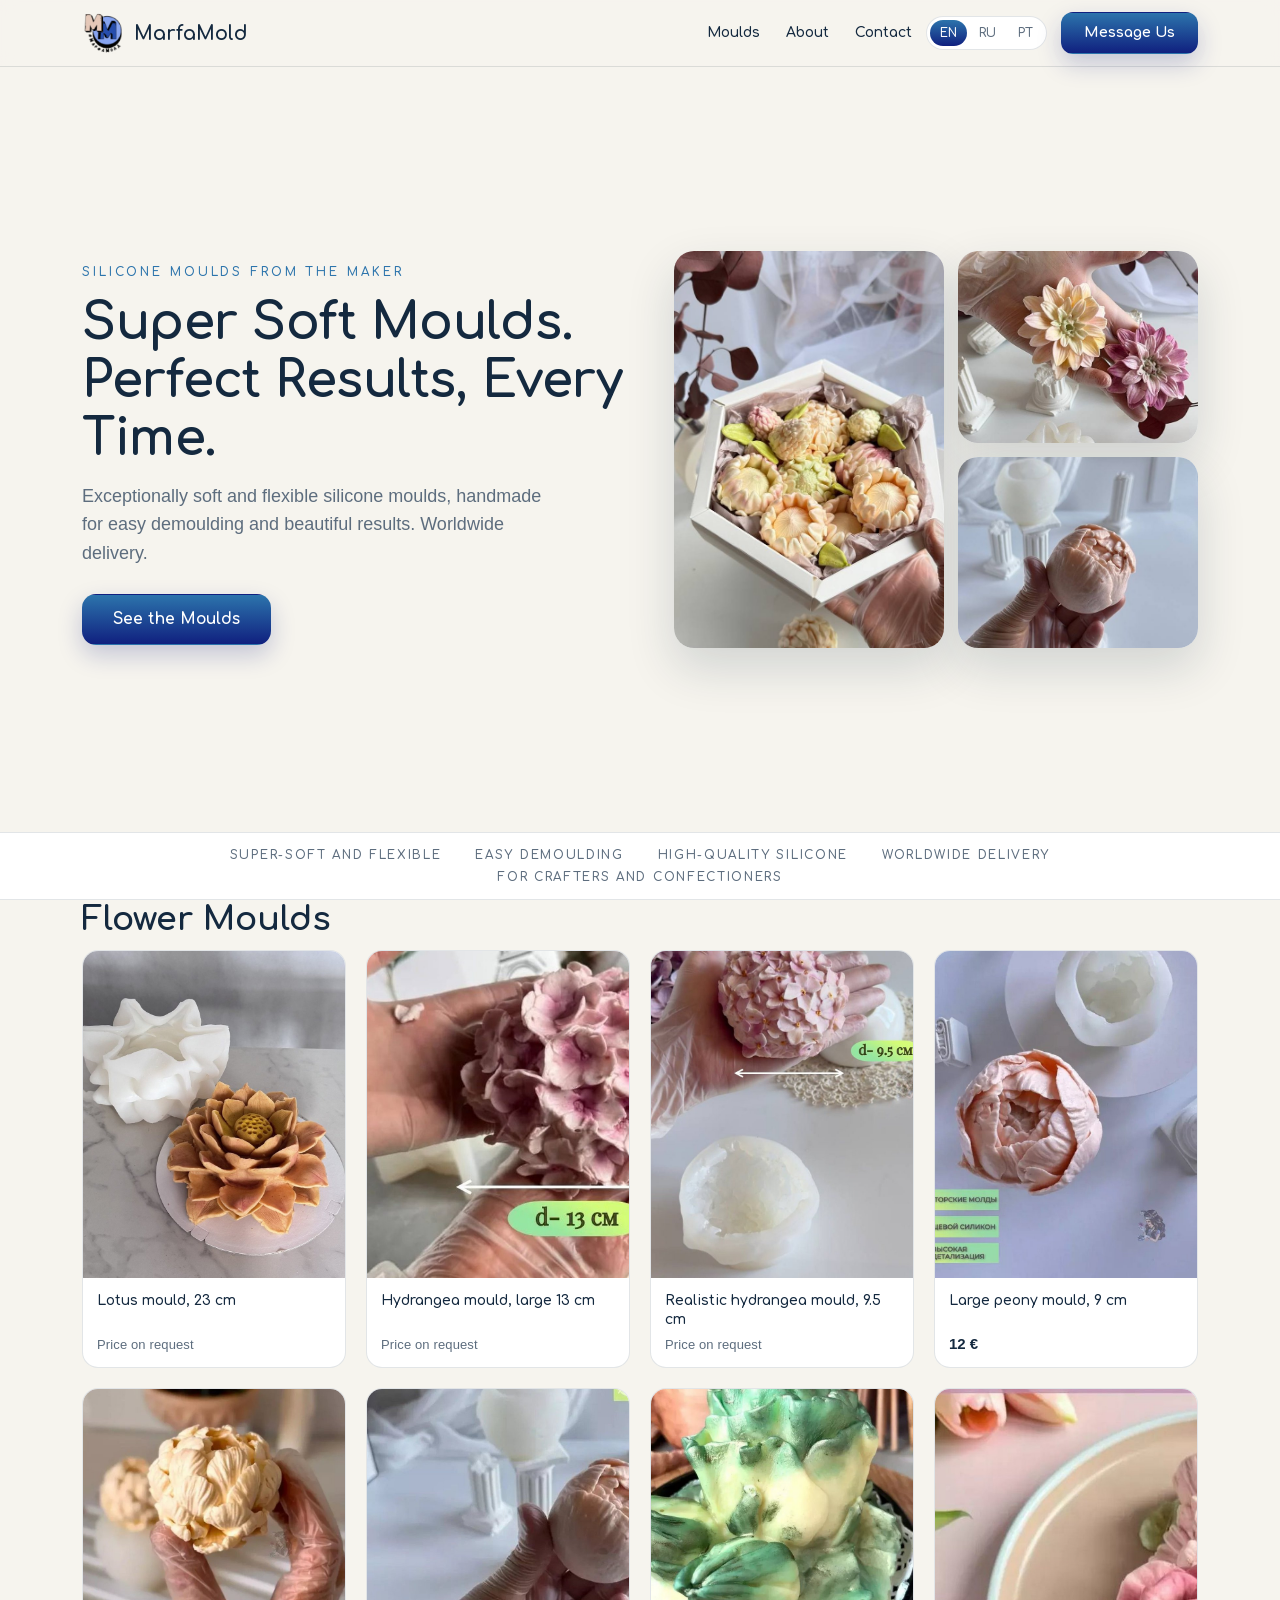
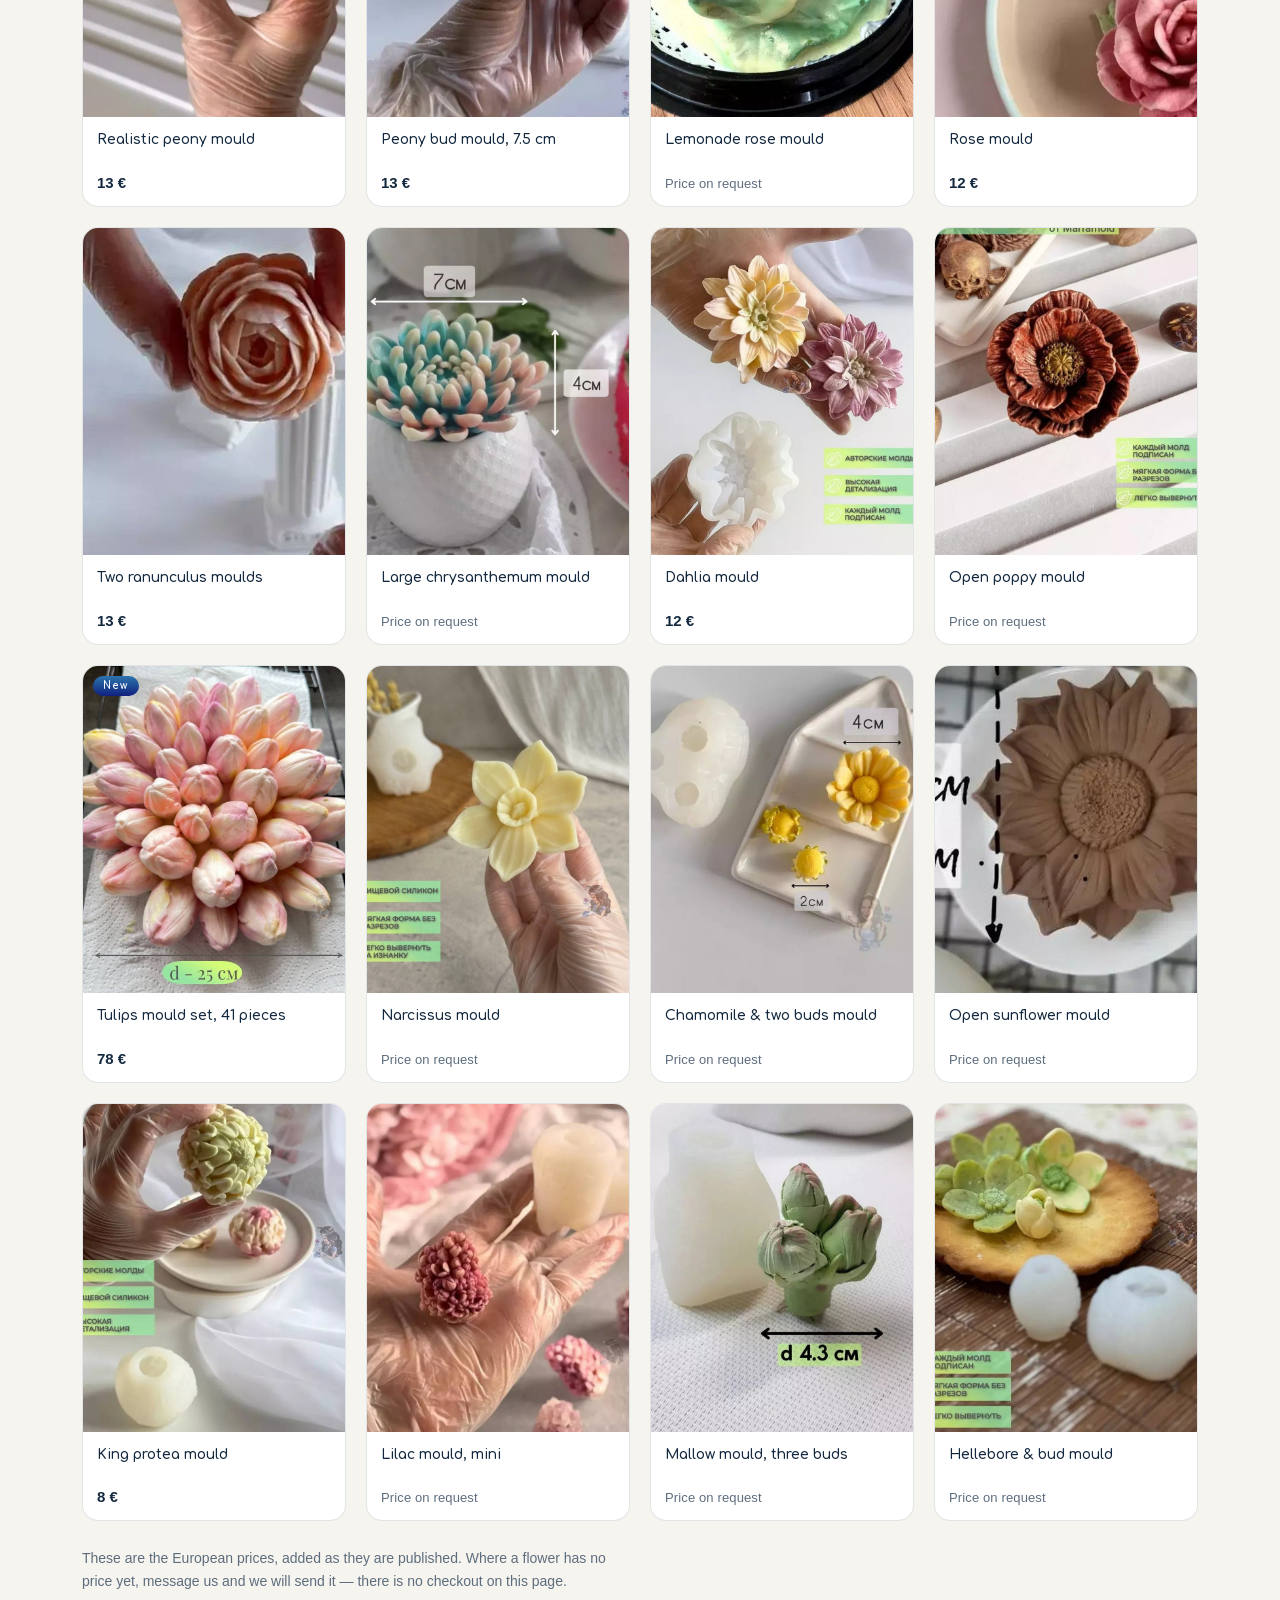
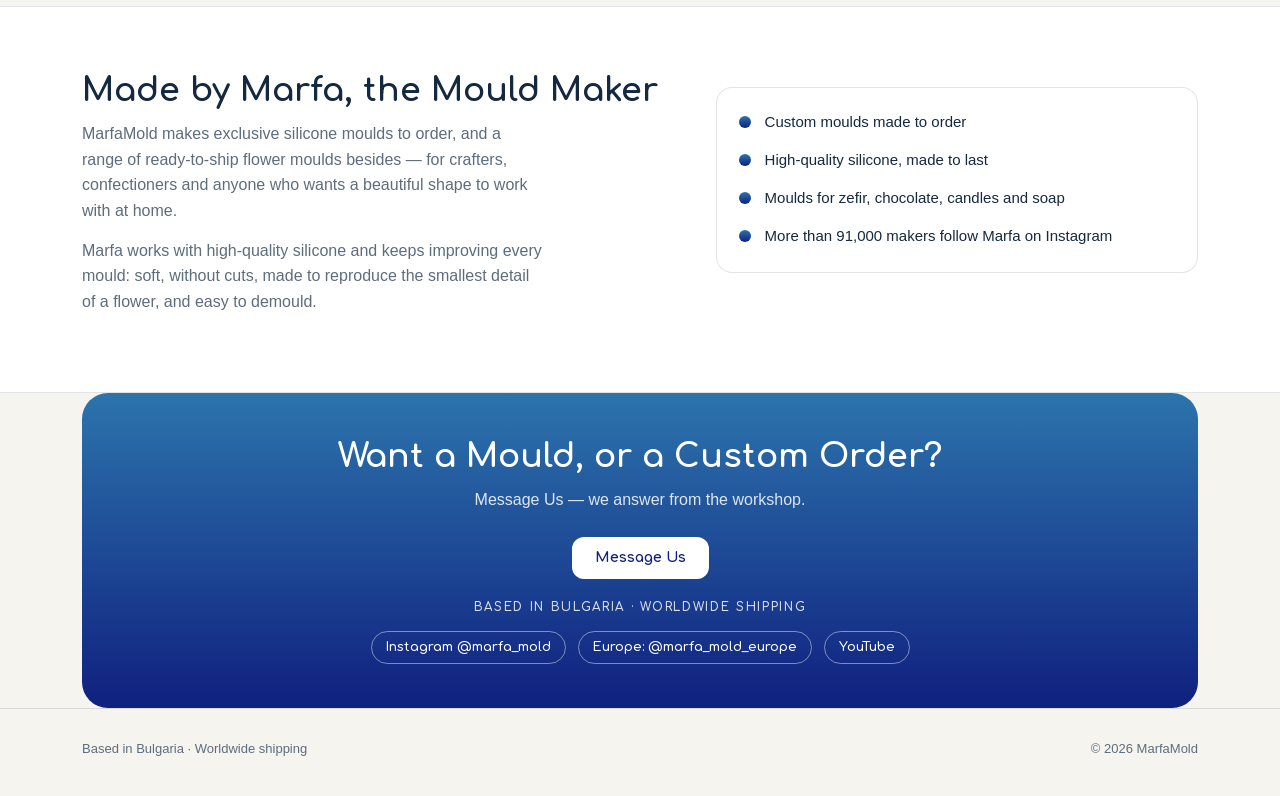
<file: index.html>
<!doctype html>
<html lang="en">
<head>
<meta charset="utf-8">
<meta name="viewport" content="width=device-width, initial-scale=1">
<meta name="robots" content="noindex, nofollow">
<link rel="icon" href="assets/img/marfa-logo.png">
<link rel="preload" as="image" href="assets/img/hero/hero-box.jpg?v=7a610a6e">
<link rel="preload" as="image" href="assets/img/hero/hero-hands.jpg?v=e38c3897">
<link rel="preload" as="image" href="assets/img/hero/hero-rose.jpg?v=d3869aed">
<title>MarfaMold — super-soft silicone flower moulds, handmade</title>
<meta name="description" content="Super-soft, flexible silicone flower moulds, handmade by Marfa for easy demoulding and beautiful results. For zefir, chocolate, candles and soap. Worldwide delivery.">
<link rel="stylesheet" href="assets/marfa.css">
</head>
<body>

<div class="top">
  <div class="wrap top-in">
    <a class="brand" href="#top">
      <img src="assets/img/marfa-logo.png" alt="MarfaMold">
      <b>MarfaMold</b>
    </a>
    <nav>
      <a href="#moulds">Moulds</a>
      <a href="#about">About</a>
      <a href="#contact">Contact</a>
    </nav>
    <div class="lang" aria-label="Language"><a class="on" href="index.html" hreflang="en">EN</a><a href="ru/index.html" hreflang="ru">RU</a><a href="pt/index.html" hreflang="pt">PT</a></div>
    <a class="btn btn-grad" href="https://www.instagram.com/marfa_mold_europe" target="_blank" rel="noopener">Message Us</a>
  </div>
</div>

<div class="first-screen">
<header class="hero wrap" id="top">
  <div class="hero-in">
    <div>
      <p class="kicker">Silicone moulds from the maker</p>
      <h1>Super Soft Moulds. Perfect Results, Every Time.</h1>
      <p class="lead">Exceptionally soft and flexible silicone moulds, handmade for easy demoulding and beautiful results. Worldwide delivery.</p>
      <div class="cta-row">
        <a class="btn btn-grad btn-lg" href="#moulds">See the Moulds</a>
      </div>
    </div>
    <div class="collage">
      <div class="tile t1"><img src="assets/img/hero/hero-box.jpg?v=7a610a6e" width="620" height="885" loading="eager" decoding="async" fetchpriority="high" alt="A gift box of pastel zefir flowers made with MarfaMold moulds"></div>
      <div class="tile t2"><img src="assets/img/hero/hero-hands.jpg?v=e38c3897" width="648" height="518" loading="eager" decoding="async" fetchpriority="high" alt="Two finished flower mouldings held in a gloved hand — peach and pink dahlias"></div>
      <div class="tile t3"><img src="assets/img/hero/hero-rose.jpg?v=d3869aed" width="612" height="490" loading="eager" decoding="async" alt="A zefir rose made with a MarfaMold mould, held in a gloved hand"></div>
    </div>
  </div>
</header>

<div class="claims">
  <div class="wrap">
    <span>Super-soft and flexible</span>
    <span>Easy demoulding</span>
    <span>High-quality silicone</span>
    <span>Worldwide delivery</span>
    <span>For crafters and confectioners</span>
  </div>
</div>
</div>

<section id="moulds" class="wrap">
  <h2>Flower Moulds</h2>
  <div class="grid">
    <article class="p">
      <div class="p-img"><img loading="lazy" src="assets/img/lotus-23.jpg" alt="Lotus mould, 23 cm"></div>
      <div class="p-body"><span class="p-name">Lotus mould, 23 cm</span><span class="p-price p-ask">Price on request</span></div>
    </article>
    <article class="p">
      <div class="p-img"><img loading="lazy" src="assets/img/hydrangea-13.jpg" alt="Hydrangea mould, large 13 cm"></div>
      <div class="p-body"><span class="p-name">Hydrangea mould, large 13 cm</span><span class="p-price p-ask">Price on request</span></div>
    </article>
    <article class="p">
      <div class="p-img"><img loading="lazy" src="assets/img/hydrangea-95.jpg" alt="Realistic hydrangea mould, 9.5 cm"></div>
      <div class="p-body"><span class="p-name">Realistic hydrangea mould, 9.5 cm</span><span class="p-price p-ask">Price on request</span></div>
    </article>
    <article class="p">
      <div class="p-img"><img loading="lazy" src="assets/img/peony-big-9.jpg" alt="Large peony mould, 9 cm"></div>
      <div class="p-body"><span class="p-name">Large peony mould, 9 cm</span><span class="p-price">12 €</span></div>
    </article>
    <article class="p">
      <div class="p-img"><img loading="lazy" src="assets/img/peony-realistic.jpg" alt="Realistic peony mould"></div>
      <div class="p-body"><span class="p-name">Realistic peony mould</span><span class="p-price">13 €</span></div>
    </article>
    <article class="p">
      <div class="p-img"><img loading="lazy" src="assets/img/peony-bud-75.jpg" alt="Peony bud mould, 7.5 cm"></div>
      <div class="p-body"><span class="p-name">Peony bud mould, 7.5 cm</span><span class="p-price">13 €</span></div>
    </article>
    <article class="p">
      <div class="p-img"><img loading="lazy" src="assets/img/rose-lemonade.jpg" alt="Lemonade rose mould"></div>
      <div class="p-body"><span class="p-name">Lemonade rose mould</span><span class="p-price p-ask">Price on request</span></div>
    </article>
    <article class="p">
      <div class="p-img"><img loading="lazy" src="assets/img/rose-new.jpg" alt="Rose mould"></div>
      <div class="p-body"><span class="p-name">Rose mould</span><span class="p-price">12 €</span></div>
    </article>
    <article class="p">
      <div class="p-img"><img loading="lazy" src="assets/img/ranunculus-set.jpg" alt="Two ranunculus moulds"></div>
      <div class="p-body"><span class="p-name">Two ranunculus moulds</span><span class="p-price">13 €</span></div>
    </article>
    <article class="p">
      <div class="p-img"><img loading="lazy" src="assets/img/chrysanthemum.jpg" alt="Large chrysanthemum mould"></div>
      <div class="p-body"><span class="p-name">Large chrysanthemum mould</span><span class="p-price p-ask">Price on request</span></div>
    </article>
    <article class="p">
      <div class="p-img"><img loading="lazy" src="assets/img/dahlia.jpg" alt="Dahlia mould"></div>
      <div class="p-body"><span class="p-name">Dahlia mould</span><span class="p-price">12 €</span></div>
    </article>
    <article class="p">
      <div class="p-img"><img loading="lazy" src="assets/img/poppy-open.jpg" alt="Open poppy mould"></div>
      <div class="p-body"><span class="p-name">Open poppy mould</span><span class="p-price p-ask">Price on request</span></div>
    </article>
    <article class="p">
      <div class="p-img"><span class="p-badge">New</span><img loading="lazy" src="assets/img/tulips-41.jpg" alt="Tulips mould set, 41 pieces"></div>
      <div class="p-body"><span class="p-name">Tulips mould set, 41 pieces</span><span class="p-price">78 €</span></div>
    </article>
    <article class="p">
      <div class="p-img"><img loading="lazy" src="assets/img/narcissus.jpg" alt="Narcissus mould"></div>
      <div class="p-body"><span class="p-name">Narcissus mould</span><span class="p-price p-ask">Price on request</span></div>
    </article>
    <article class="p">
      <div class="p-img"><img loading="lazy" src="assets/img/chamomile-buds.jpg" alt="Chamomile &amp; two buds mould"></div>
      <div class="p-body"><span class="p-name">Chamomile &amp; two buds mould</span><span class="p-price p-ask">Price on request</span></div>
    </article>
    <article class="p">
      <div class="p-img"><img loading="lazy" src="assets/img/sunflower-open.jpg" alt="Open sunflower mould"></div>
      <div class="p-body"><span class="p-name">Open sunflower mould</span><span class="p-price p-ask">Price on request</span></div>
    </article>
    <article class="p">
      <div class="p-img"><img loading="lazy" src="assets/img/king-protea.jpg" alt="King protea mould"></div>
      <div class="p-body"><span class="p-name">King protea mould</span><span class="p-price">8 €</span></div>
    </article>
    <article class="p">
      <div class="p-img"><img loading="lazy" src="assets/img/lilac-mini.jpg" alt="Lilac mould, mini"></div>
      <div class="p-body"><span class="p-name">Lilac mould, mini</span><span class="p-price p-ask">Price on request</span></div>
    </article>
    <article class="p">
      <div class="p-img"><img loading="lazy" src="assets/img/mallow-buds.jpg" alt="Mallow mould, three buds"></div>
      <div class="p-body"><span class="p-name">Mallow mould, three buds</span><span class="p-price p-ask">Price on request</span></div>
    </article>
    <article class="p">
      <div class="p-img"><img loading="lazy" src="assets/img/hellebore-bud.jpg" alt="Hellebore &amp; bud mould"></div>
      <div class="p-body"><span class="p-name">Hellebore &amp; bud mould</span><span class="p-price p-ask">Price on request</span></div>
    </article>
  </div>
  <p class="note">These are the European prices, added as they are published. Where a flower has no price yet, message us and we will send it — there is no checkout on this page.</p>
</section>

<section id="about" style="background:#fff;border-block:1px solid var(--line)">
  <div class="wrap about-in">
    <div>
      <h2>Made by Marfa, the Mould Maker</h2>
      <p>MarfaMold makes exclusive silicone moulds to order, and a range of ready-to-ship flower moulds besides — for crafters, confectioners and anyone who wants a beautiful shape to work with at home.</p>
      <p>Marfa works with high-quality silicone and keeps improving every mould: soft, without cuts, made to reproduce the smallest detail of a flower, and easy to demould.</p>
    </div>
    <ul class="facts">
      <li>Custom moulds made to order</li>
      <li>High-quality silicone, made to last</li>
      <li>Moulds for zefir, chocolate, candles and soap</li>
      <li>More than 91,000 makers follow Marfa on Instagram</li>
    </ul>
  </div>
</section>

<section id="contact" class="wrap">
  <div class="contact">
    <h2>Want a Mould, or a Custom Order?</h2>
    <p>Message Us — we answer from the workshop.</p>
    <a class="btn" href="https://www.instagram.com/marfa_mold_europe" target="_blank" rel="noopener">Message Us</a>
    <p class="based">Based in Bulgaria · Worldwide shipping</p>
    <div class="socials">
      <a href="https://www.instagram.com/marfa_mold" target="_blank" rel="noopener">Instagram @marfa_mold</a>
      <a href="https://www.instagram.com/marfa_mold_europe" target="_blank" rel="noopener">Europe: @marfa_mold_europe</a>
      <a href="https://www.youtube.com/@marfamold" target="_blank" rel="noopener">YouTube</a>
    </div>
  </div>
</section>

<footer>
  <div class="wrap foot-in">
    <span>Based in Bulgaria · Worldwide shipping</span>
    <span>© 2026 MarfaMold</span>
  </div>
</footer>

</body>
</html>
</file>
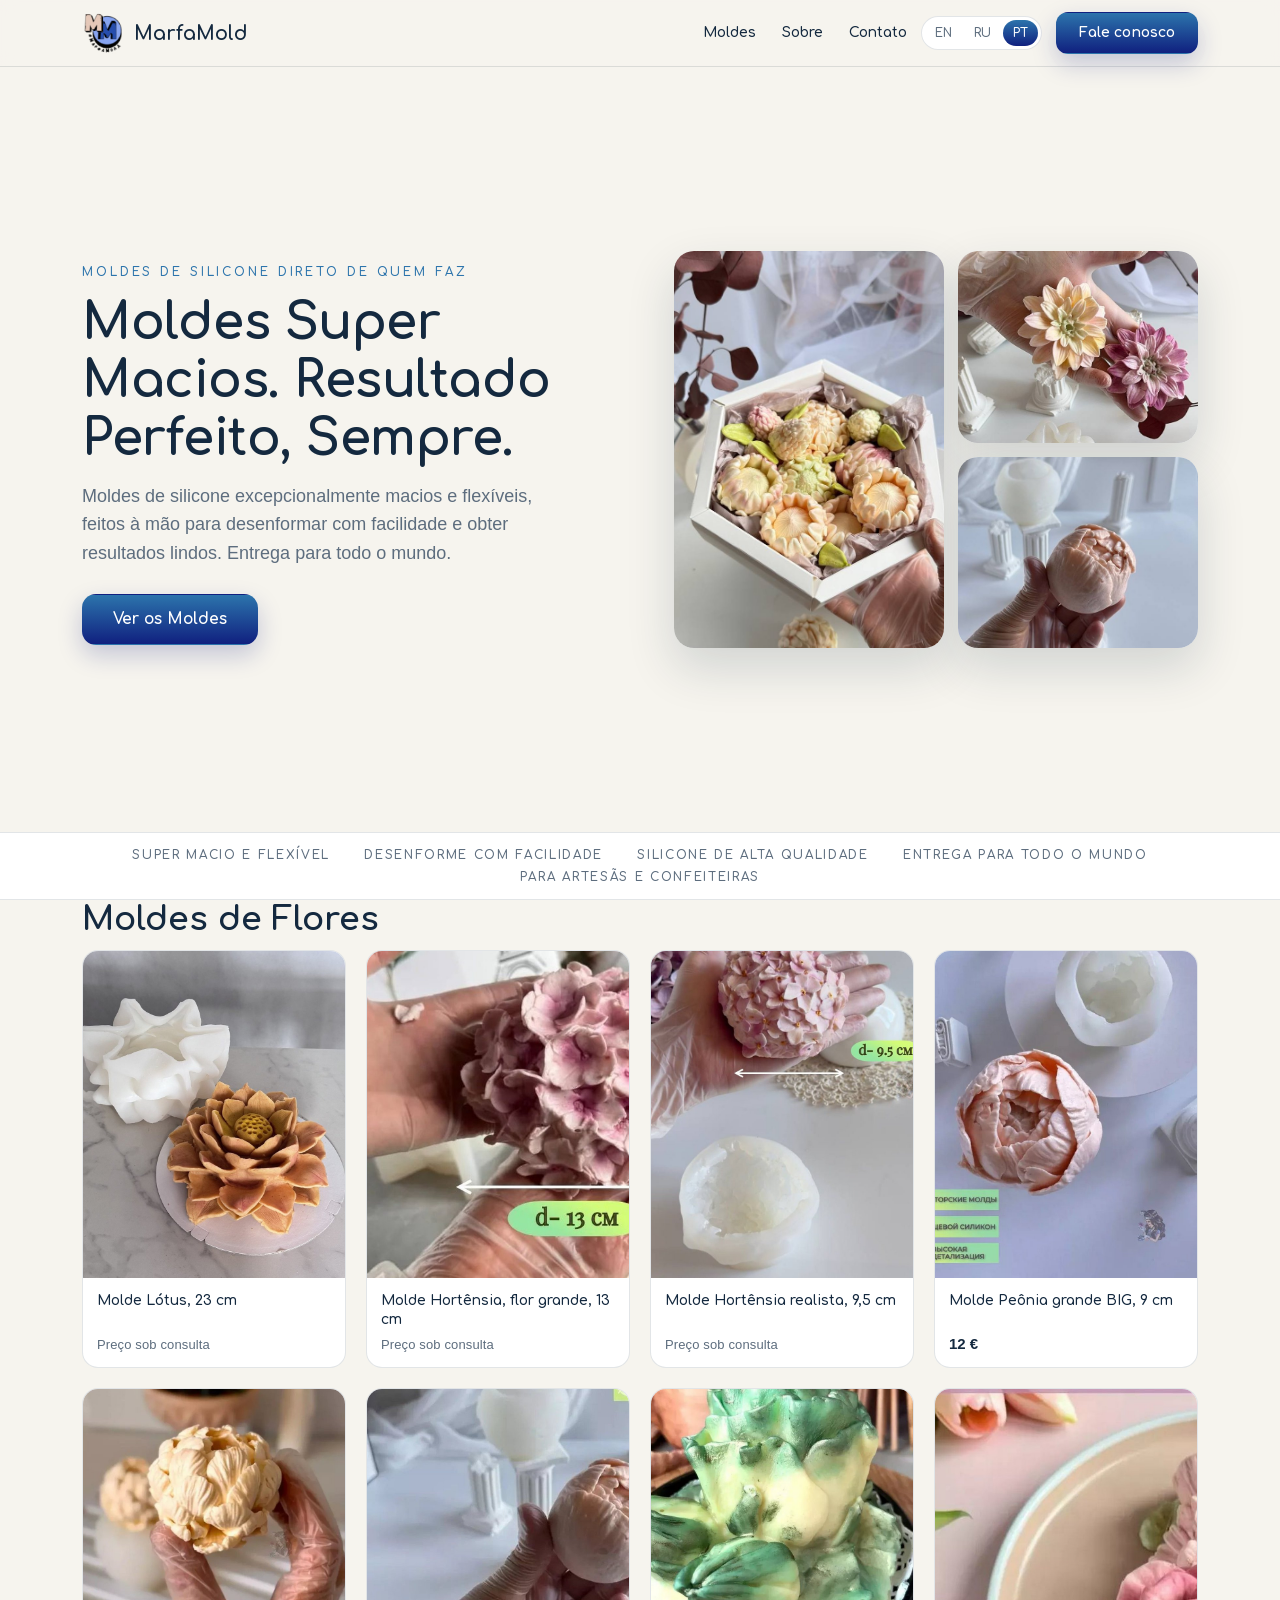
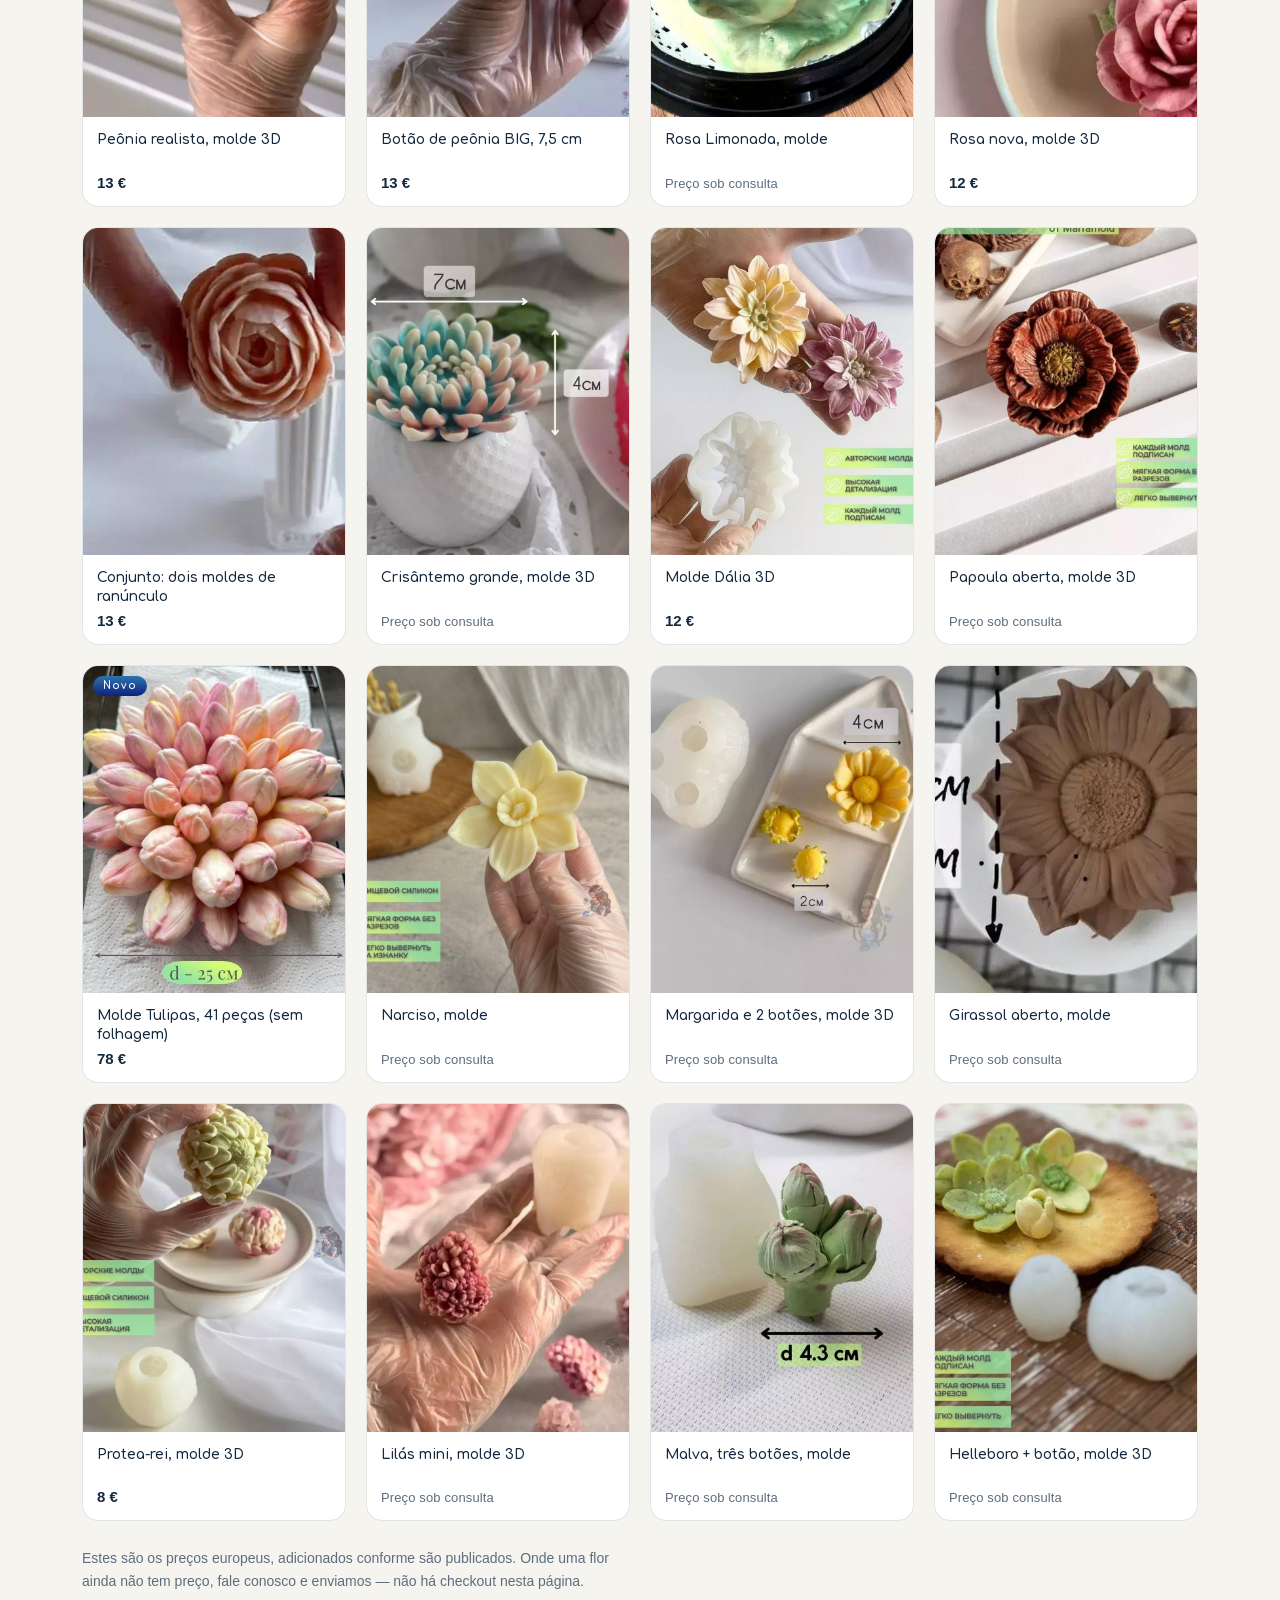
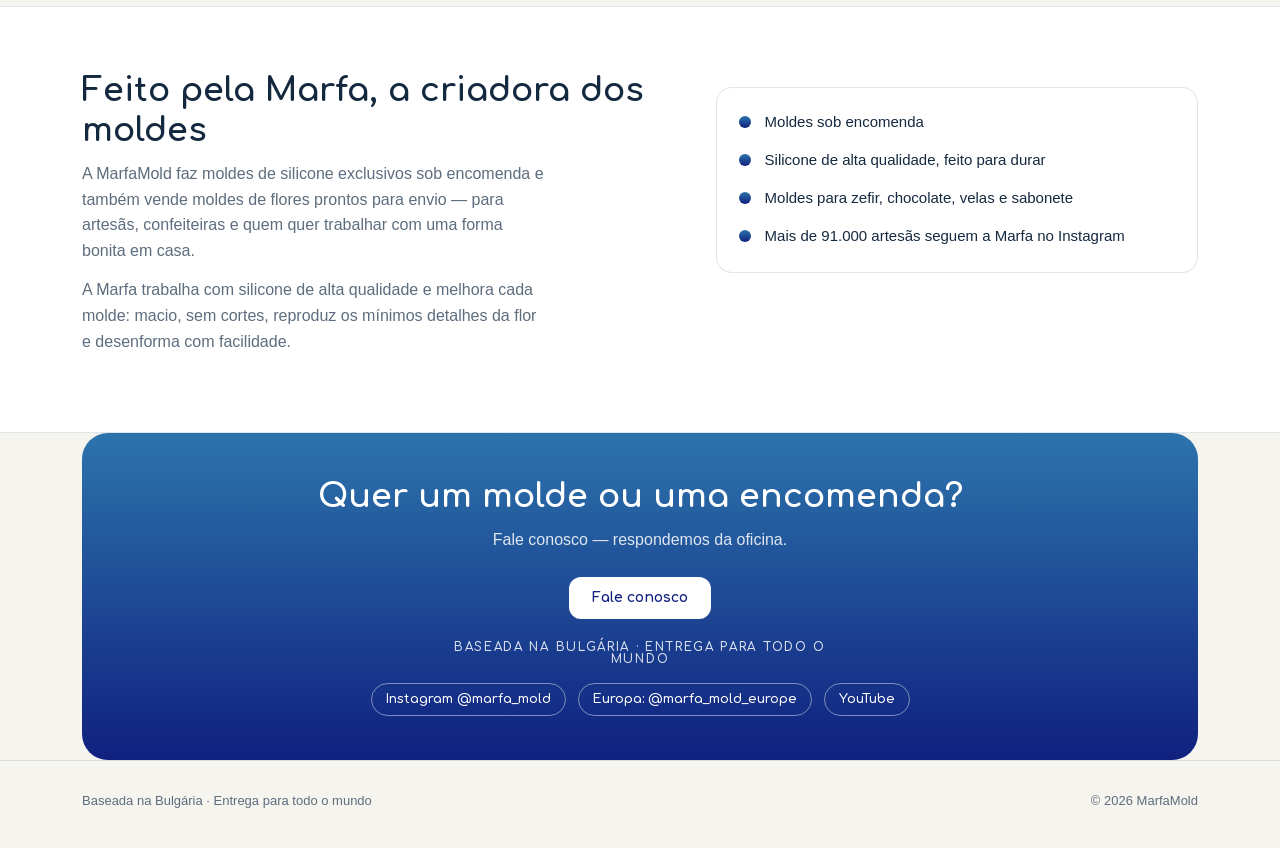
<file: pt/index.html>
<!doctype html>
<html lang="pt-BR">
<head>
<meta charset="utf-8">
<meta name="viewport" content="width=device-width, initial-scale=1">
<meta name="robots" content="noindex, nofollow">
<link rel="icon" href="../assets/img/marfa-logo.png">
<link rel="preload" as="image" href="../assets/img/hero/hero-box.jpg?v=7a610a6e">
<link rel="preload" as="image" href="../assets/img/hero/hero-hands.jpg?v=e38c3897">
<link rel="preload" as="image" href="../assets/img/hero/hero-rose.jpg?v=d3869aed">
<title>MarfaMold — moldes de flores em silicone super macio, feitos à mão</title>
<meta name="description" content="Moldes de flores em silicone super macio e flexível, feitos à mão para desenformar com facilidade e obter resultados lindos. Para zefir, chocolate, velas e sabonete. Entrega para todo o mundo.">
<link rel="stylesheet" href="../assets/marfa.css">
</head>
<body>

<div class="top">
  <div class="wrap top-in">
    <a class="brand" href="#top">
      <img src="../assets/img/marfa-logo.png" alt="MarfaMold">
      <b>MarfaMold</b>
    </a>
    <nav>
      <a href="#moulds">Moldes</a>
      <a href="#about">Sobre</a>
      <a href="#contact">Contato</a>
    </nav>
    <div class="lang" aria-label="Language"><a href="../index.html" hreflang="en">EN</a><a href="../ru/index.html" hreflang="ru">RU</a><a class="on" href="../pt/index.html" hreflang="pt">PT</a></div>
    <a class="btn btn-grad" href="https://www.instagram.com/marfa_mold_europe" target="_blank" rel="noopener">Fale conosco</a>
  </div>
</div>

<div class="first-screen">
<header class="hero wrap" id="top">
  <div class="hero-in">
    <div>
      <p class="kicker">Moldes de silicone direto de quem faz</p>
      <h1>Moldes Super Macios. Resultado Perfeito, Sempre.</h1>
      <p class="lead">Moldes de silicone excepcionalmente macios e flexíveis, feitos à mão para desenformar com facilidade e obter resultados lindos. Entrega para todo o mundo.</p>
      <div class="cta-row">
        <a class="btn btn-grad btn-lg" href="#moulds">Ver os Moldes</a>
      </div>
    </div>
    <div class="collage">
      <div class="tile t1"><img src="../assets/img/hero/hero-box.jpg?v=7a610a6e" width="620" height="885" loading="eager" decoding="async" fetchpriority="high" alt="Caixa de presente com flores de zefir em tons pastel feitas com moldes MarfaMold"></div>
      <div class="tile t2"><img src="../assets/img/hero/hero-hands.jpg?v=e38c3897" width="648" height="518" loading="eager" decoding="async" fetchpriority="high" alt="Duas flores prontas feitas com moldes, na mão — dália pêssego e rosa"></div>
      <div class="tile t3"><img src="../assets/img/hero/hero-rose.jpg?v=d3869aed" width="612" height="490" loading="eager" decoding="async" alt="Uma rosa de zefir feita com molde MarfaMold na mão"></div>
    </div>
  </div>
</header>

<div class="claims">
  <div class="wrap">
    <span>Super macio e flexível</span>
    <span>Desenforme com facilidade</span>
    <span>Silicone de alta qualidade</span>
    <span>Entrega para todo o mundo</span>
    <span>Para artesãs e confeiteiras</span>
  </div>
</div>
</div>

<section id="moulds" class="wrap">
  <h2>Moldes de Flores</h2>
  <div class="grid">
    <article class="p">
      <div class="p-img"><img loading="lazy" src="../assets/img/lotus-23.jpg" alt="Molde Lótus, 23 cm"></div>
      <div class="p-body"><span class="p-name">Molde Lótus, 23 cm</span><span class="p-price p-ask">Preço sob consulta</span></div>
    </article>
    <article class="p">
      <div class="p-img"><img loading="lazy" src="../assets/img/hydrangea-13.jpg" alt="Molde Hortênsia, flor grande, 13 cm"></div>
      <div class="p-body"><span class="p-name">Molde Hortênsia, flor grande, 13 cm</span><span class="p-price p-ask">Preço sob consulta</span></div>
    </article>
    <article class="p">
      <div class="p-img"><img loading="lazy" src="../assets/img/hydrangea-95.jpg" alt="Molde Hortênsia realista, 9,5 cm"></div>
      <div class="p-body"><span class="p-name">Molde Hortênsia realista, 9,5 cm</span><span class="p-price p-ask">Preço sob consulta</span></div>
    </article>
    <article class="p">
      <div class="p-img"><img loading="lazy" src="../assets/img/peony-big-9.jpg" alt="Molde Peônia grande BIG, 9 cm"></div>
      <div class="p-body"><span class="p-name">Molde Peônia grande BIG, 9 cm</span><span class="p-price">12 €</span></div>
    </article>
    <article class="p">
      <div class="p-img"><img loading="lazy" src="../assets/img/peony-realistic.jpg" alt="Peônia realista, molde 3D"></div>
      <div class="p-body"><span class="p-name">Peônia realista, molde 3D</span><span class="p-price">13 €</span></div>
    </article>
    <article class="p">
      <div class="p-img"><img loading="lazy" src="../assets/img/peony-bud-75.jpg" alt="Botão de peônia BIG, 7,5 cm"></div>
      <div class="p-body"><span class="p-name">Botão de peônia BIG, 7,5 cm</span><span class="p-price">13 €</span></div>
    </article>
    <article class="p">
      <div class="p-img"><img loading="lazy" src="../assets/img/rose-lemonade.jpg" alt="Rosa Limonada, molde"></div>
      <div class="p-body"><span class="p-name">Rosa Limonada, molde</span><span class="p-price p-ask">Preço sob consulta</span></div>
    </article>
    <article class="p">
      <div class="p-img"><img loading="lazy" src="../assets/img/rose-new.jpg" alt="Rosa nova, molde 3D"></div>
      <div class="p-body"><span class="p-name">Rosa nova, molde 3D</span><span class="p-price">12 €</span></div>
    </article>
    <article class="p">
      <div class="p-img"><img loading="lazy" src="../assets/img/ranunculus-set.jpg" alt="Conjunto: dois moldes de ranúnculo"></div>
      <div class="p-body"><span class="p-name">Conjunto: dois moldes de ranúnculo</span><span class="p-price">13 €</span></div>
    </article>
    <article class="p">
      <div class="p-img"><img loading="lazy" src="../assets/img/chrysanthemum.jpg" alt="Crisântemo grande, molde 3D"></div>
      <div class="p-body"><span class="p-name">Crisântemo grande, molde 3D</span><span class="p-price p-ask">Preço sob consulta</span></div>
    </article>
    <article class="p">
      <div class="p-img"><img loading="lazy" src="../assets/img/dahlia.jpg" alt="Molde Dália 3D"></div>
      <div class="p-body"><span class="p-name">Molde Dália 3D</span><span class="p-price">12 €</span></div>
    </article>
    <article class="p">
      <div class="p-img"><img loading="lazy" src="../assets/img/poppy-open.jpg" alt="Papoula aberta, molde 3D"></div>
      <div class="p-body"><span class="p-name">Papoula aberta, molde 3D</span><span class="p-price p-ask">Preço sob consulta</span></div>
    </article>
    <article class="p">
      <div class="p-img"><span class="p-badge">Novo</span><img loading="lazy" src="../assets/img/tulips-41.jpg" alt="Molde Tulipas, 41 peças (sem folhagem)"></div>
      <div class="p-body"><span class="p-name">Molde Tulipas, 41 peças (sem folhagem)</span><span class="p-price">78 €</span></div>
    </article>
    <article class="p">
      <div class="p-img"><img loading="lazy" src="../assets/img/narcissus.jpg" alt="Narciso, molde"></div>
      <div class="p-body"><span class="p-name">Narciso, molde</span><span class="p-price p-ask">Preço sob consulta</span></div>
    </article>
    <article class="p">
      <div class="p-img"><img loading="lazy" src="../assets/img/chamomile-buds.jpg" alt="Margarida e 2 botões, molde 3D"></div>
      <div class="p-body"><span class="p-name">Margarida e 2 botões, molde 3D</span><span class="p-price p-ask">Preço sob consulta</span></div>
    </article>
    <article class="p">
      <div class="p-img"><img loading="lazy" src="../assets/img/sunflower-open.jpg" alt="Girassol aberto, molde"></div>
      <div class="p-body"><span class="p-name">Girassol aberto, molde</span><span class="p-price p-ask">Preço sob consulta</span></div>
    </article>
    <article class="p">
      <div class="p-img"><img loading="lazy" src="../assets/img/king-protea.jpg" alt="Protea-rei, molde 3D"></div>
      <div class="p-body"><span class="p-name">Protea-rei, molde 3D</span><span class="p-price">8 €</span></div>
    </article>
    <article class="p">
      <div class="p-img"><img loading="lazy" src="../assets/img/lilac-mini.jpg" alt="Lilás mini, molde 3D"></div>
      <div class="p-body"><span class="p-name">Lilás mini, molde 3D</span><span class="p-price p-ask">Preço sob consulta</span></div>
    </article>
    <article class="p">
      <div class="p-img"><img loading="lazy" src="../assets/img/mallow-buds.jpg" alt="Malva, três botões, molde"></div>
      <div class="p-body"><span class="p-name">Malva, três botões, molde</span><span class="p-price p-ask">Preço sob consulta</span></div>
    </article>
    <article class="p">
      <div class="p-img"><img loading="lazy" src="../assets/img/hellebore-bud.jpg" alt="Helleboro + botão, molde 3D"></div>
      <div class="p-body"><span class="p-name">Helleboro + botão, molde 3D</span><span class="p-price p-ask">Preço sob consulta</span></div>
    </article>
  </div>
  <p class="note">Estes são os preços europeus, adicionados conforme são publicados. Onde uma flor ainda não tem preço, fale conosco e enviamos — não há checkout nesta página.</p>
</section>

<section id="about" style="background:#fff;border-block:1px solid var(--line)">
  <div class="wrap about-in">
    <div>
      <h2>Feito pela Marfa, a criadora dos moldes</h2>
      <p>A MarfaMold faz moldes de silicone exclusivos sob encomenda e também vende moldes de flores prontos para envio — para artesãs, confeiteiras e quem quer trabalhar com uma forma bonita em casa.</p>
      <p>A Marfa trabalha com silicone de alta qualidade e melhora cada molde: macio, sem cortes, reproduz os mínimos detalhes da flor e desenforma com facilidade.</p>
    </div>
    <ul class="facts">
      <li>Moldes sob encomenda</li>
      <li>Silicone de alta qualidade, feito para durar</li>
      <li>Moldes para zefir, chocolate, velas e sabonete</li>
      <li>Mais de 91.000 artesãs seguem a Marfa no Instagram</li>
    </ul>
  </div>
</section>

<section id="contact" class="wrap">
  <div class="contact">
    <h2>Quer um molde ou uma encomenda?</h2>
    <p>Fale conosco — respondemos da oficina.</p>
    <a class="btn" href="https://www.instagram.com/marfa_mold_europe" target="_blank" rel="noopener">Fale conosco</a>
    <p class="based">Baseada na Bulgária · Entrega para todo o mundo</p>
    <div class="socials">
      <a href="https://www.instagram.com/marfa_mold" target="_blank" rel="noopener">Instagram @marfa_mold</a>
      <a href="https://www.instagram.com/marfa_mold_europe" target="_blank" rel="noopener">Europa: @marfa_mold_europe</a>
      <a href="https://www.youtube.com/@marfamold" target="_blank" rel="noopener">YouTube</a>
    </div>
  </div>
</section>

<footer>
  <div class="wrap foot-in">
    <span>Baseada na Bulgária · Entrega para todo o mundo</span>
    <span>© 2026 MarfaMold</span>
  </div>
</footer>

</body>
</html>
</file>
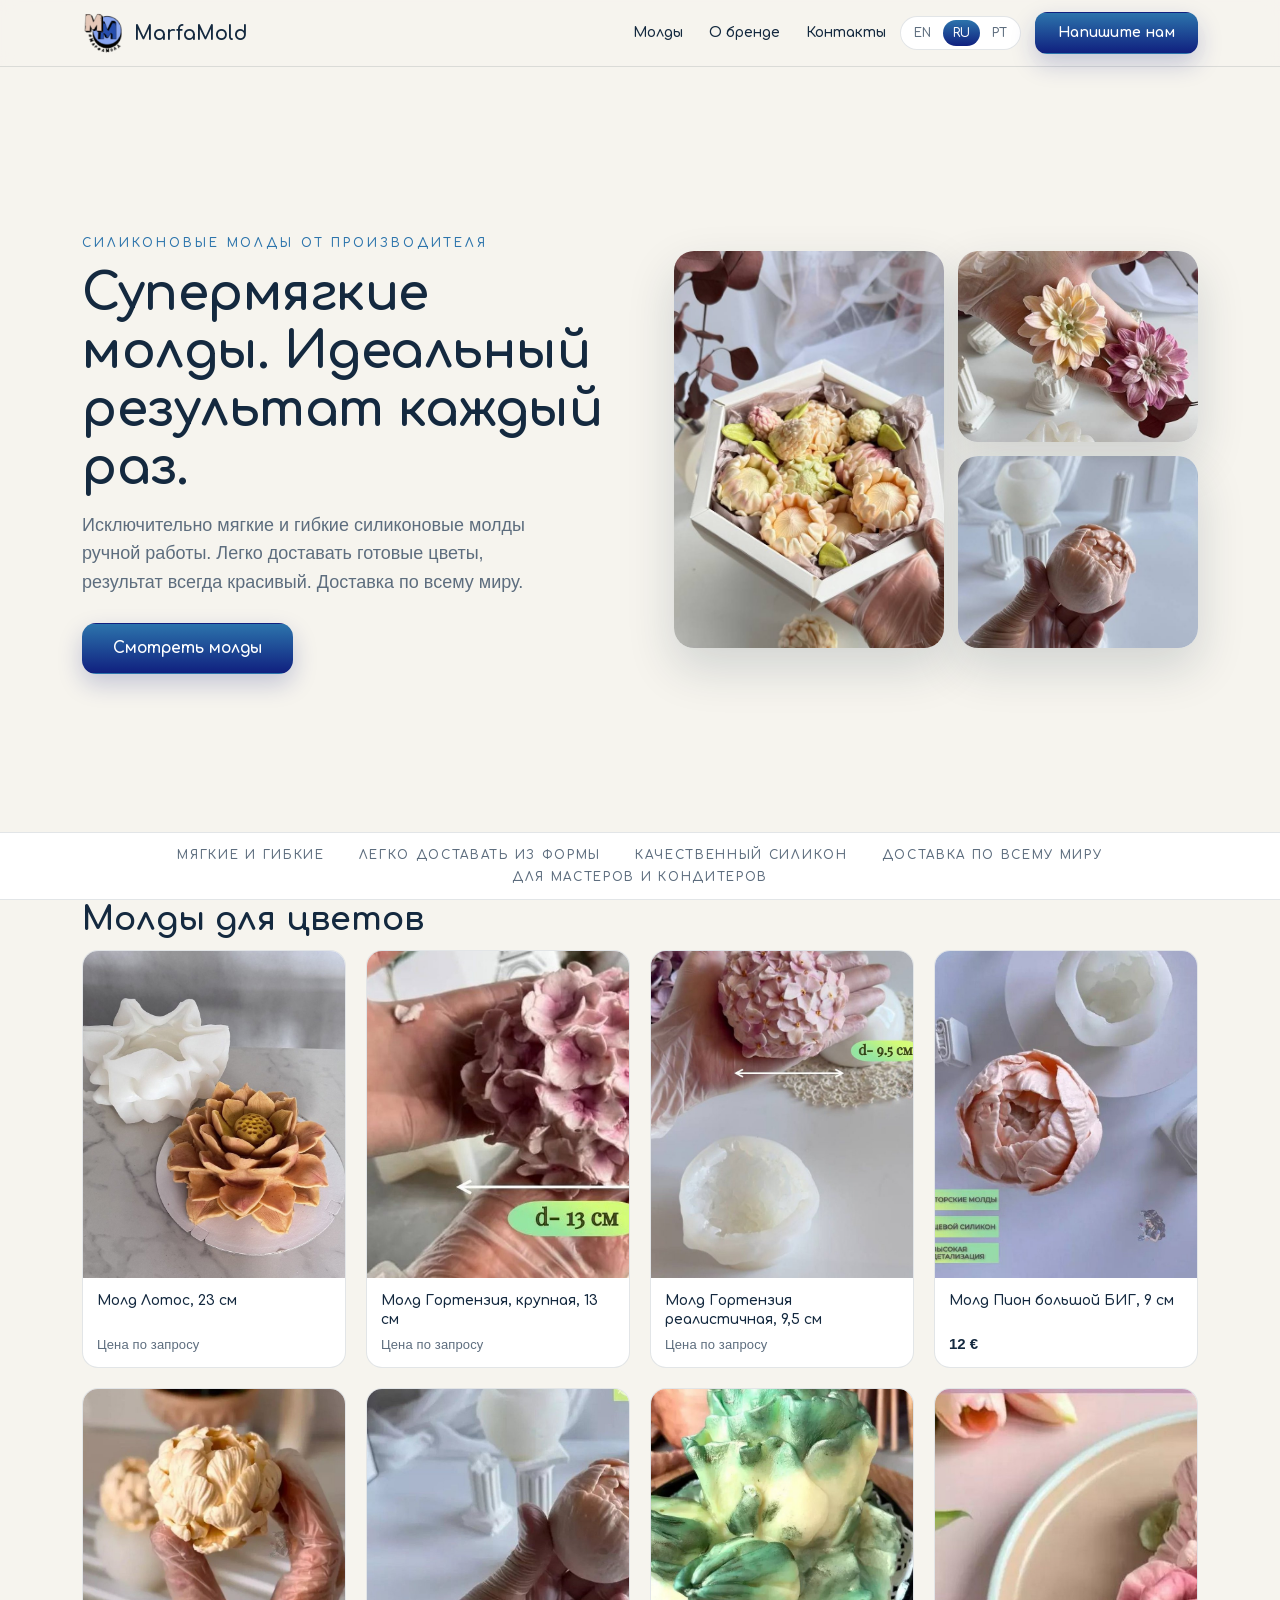
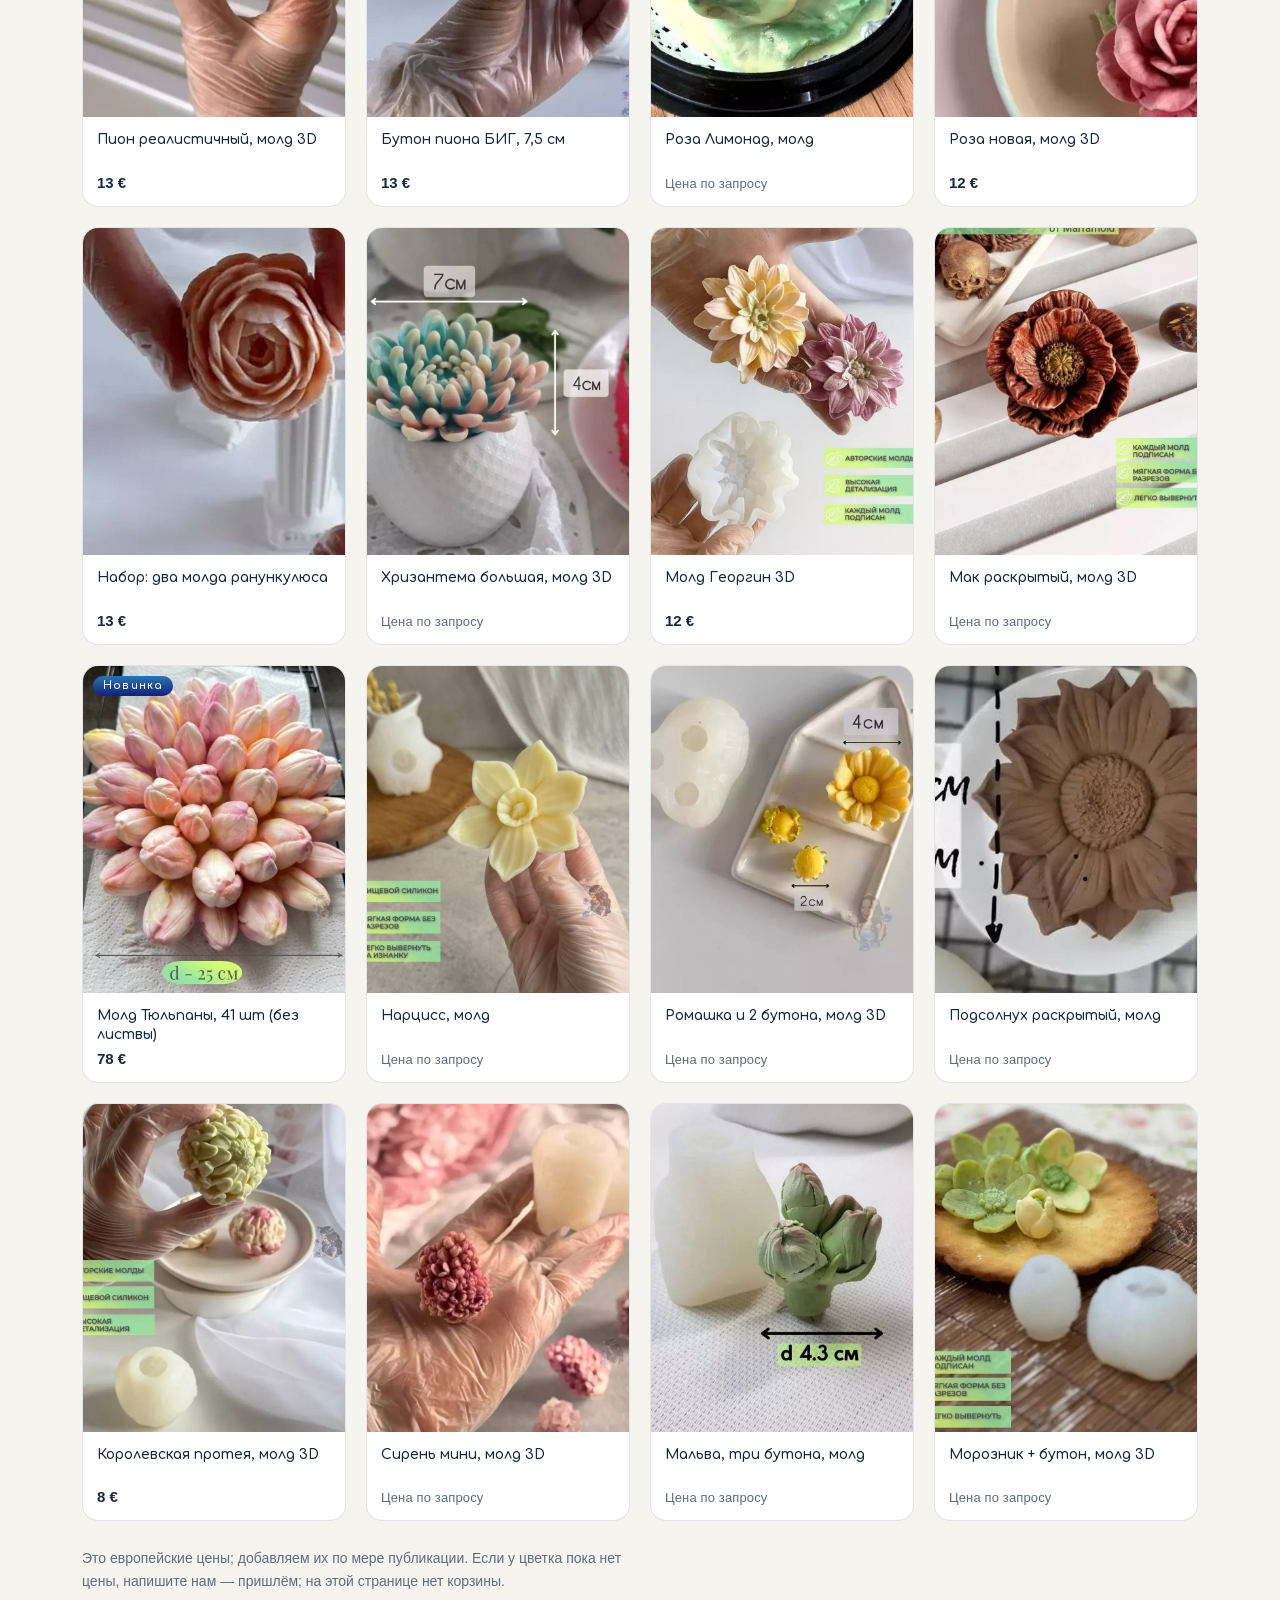
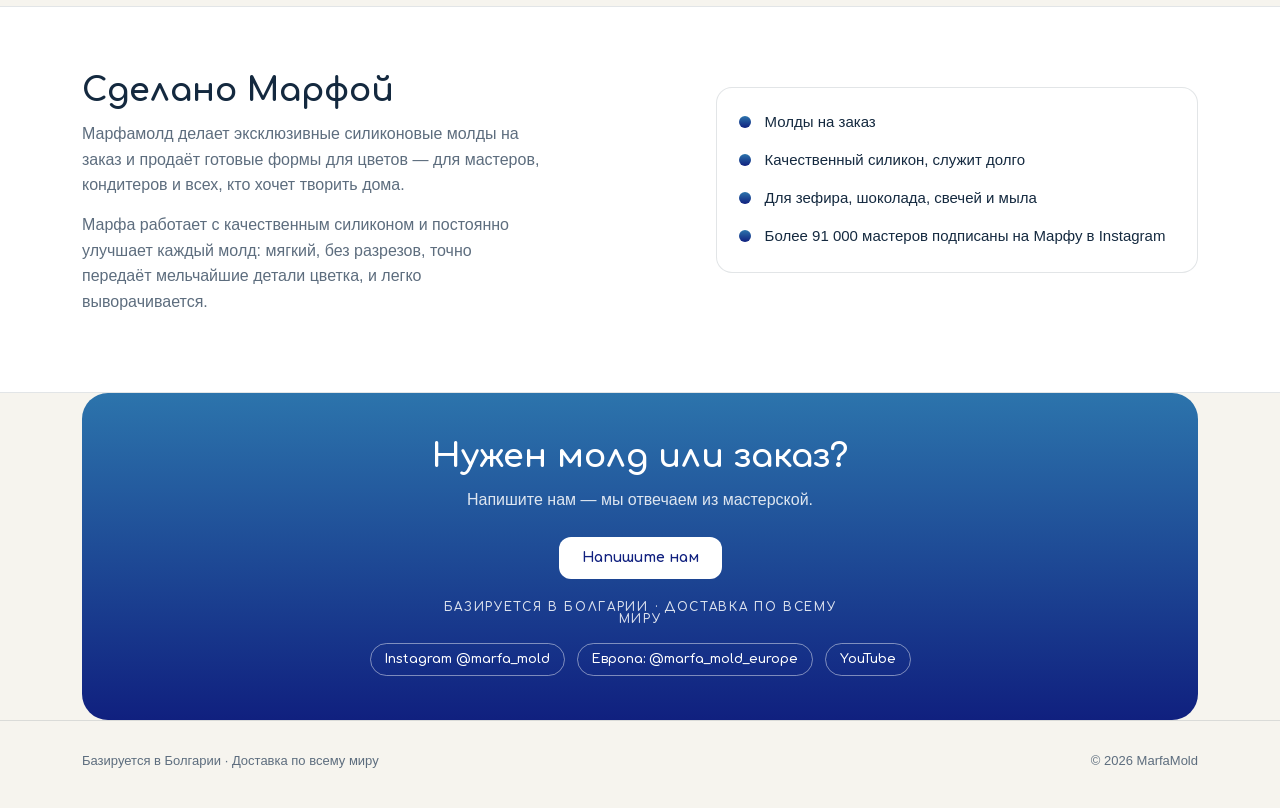
<file: ru/index.html>
<!doctype html>
<html lang="ru">
<head>
<meta charset="utf-8">
<meta name="viewport" content="width=device-width, initial-scale=1">
<meta name="robots" content="noindex, nofollow">
<link rel="icon" href="../assets/img/marfa-logo.png">
<link rel="preload" as="image" href="../assets/img/hero/hero-box.jpg?v=7a610a6e">
<link rel="preload" as="image" href="../assets/img/hero/hero-hands.jpg?v=e38c3897">
<link rel="preload" as="image" href="../assets/img/hero/hero-rose.jpg?v=d3869aed">
<title>MarfaMold — супермягкие силиконовые молды ручной работы</title>
<meta name="description" content="Супермягкие гибкие силиконовые молды для цветов ручной работы: легко доставать, красивый результат. Для зефира, шоколада, свечей и мыла. Доставка по всему миру.">
<link rel="stylesheet" href="../assets/marfa.css">
</head>
<body>

<div class="top">
  <div class="wrap top-in">
    <a class="brand" href="#top">
      <img src="../assets/img/marfa-logo.png" alt="MarfaMold">
      <b>MarfaMold</b>
    </a>
    <nav>
      <a href="#moulds">Молды</a>
      <a href="#about">О бренде</a>
      <a href="#contact">Контакты</a>
    </nav>
    <div class="lang" aria-label="Language"><a href="../index.html" hreflang="en">EN</a><a class="on" href="../ru/index.html" hreflang="ru">RU</a><a href="../pt/index.html" hreflang="pt">PT</a></div>
    <a class="btn btn-grad" href="https://www.instagram.com/marfa_mold_europe" target="_blank" rel="noopener">Напишите нам</a>
  </div>
</div>

<div class="first-screen">
<header class="hero wrap" id="top">
  <div class="hero-in">
    <div>
      <p class="kicker">Силиконовые молды от производителя</p>
      <h1>Супермягкие молды. Идеальный результат каждый раз.</h1>
      <p class="lead">Исключительно мягкие и гибкие силиконовые молды ручной работы. Легко доставать готовые цветы, результат всегда красивый. Доставка по всему миру.</p>
      <div class="cta-row">
        <a class="btn btn-grad btn-lg" href="#moulds">Смотреть молды</a>
      </div>
    </div>
    <div class="collage">
      <div class="tile t1"><img src="../assets/img/hero/hero-box.jpg?v=7a610a6e" width="620" height="885" loading="eager" decoding="async" fetchpriority="high" alt="Подарочная коробка с пастельными зефирными цветами из молдов Марфамолд"></div>
      <div class="tile t2"><img src="../assets/img/hero/hero-hands.jpg?v=e38c3897" width="648" height="518" loading="eager" decoding="async" fetchpriority="high" alt="Две готовые цветочные формы в руке — персиковая и розовая георгины"></div>
      <div class="tile t3"><img src="../assets/img/hero/hero-rose.jpg?v=d3869aed" width="612" height="490" loading="eager" decoding="async" alt="Зефирная роза из молда Марфамолд в руке мастера"></div>
    </div>
  </div>
</header>

<div class="claims">
  <div class="wrap">
    <span>Мягкие и гибкие</span>
    <span>Легко доставать из формы</span>
    <span>Качественный силикон</span>
    <span>Доставка по всему миру</span>
    <span>Для мастеров и кондитеров</span>
  </div>
</div>
</div>

<section id="moulds" class="wrap">
  <h2>Молды для цветов</h2>
  <div class="grid">
    <article class="p">
      <div class="p-img"><img loading="lazy" src="../assets/img/lotus-23.jpg" alt="Молд Лотос, 23 см"></div>
      <div class="p-body"><span class="p-name">Молд Лотос, 23 см</span><span class="p-price p-ask">Цена по запросу</span></div>
    </article>
    <article class="p">
      <div class="p-img"><img loading="lazy" src="../assets/img/hydrangea-13.jpg" alt="Молд Гортензия, крупная, 13 см"></div>
      <div class="p-body"><span class="p-name">Молд Гортензия, крупная, 13 см</span><span class="p-price p-ask">Цена по запросу</span></div>
    </article>
    <article class="p">
      <div class="p-img"><img loading="lazy" src="../assets/img/hydrangea-95.jpg" alt="Молд Гортензия реалистичная, 9,5 см"></div>
      <div class="p-body"><span class="p-name">Молд Гортензия реалистичная, 9,5 см</span><span class="p-price p-ask">Цена по запросу</span></div>
    </article>
    <article class="p">
      <div class="p-img"><img loading="lazy" src="../assets/img/peony-big-9.jpg" alt="Молд Пион большой БИГ, 9 см"></div>
      <div class="p-body"><span class="p-name">Молд Пион большой БИГ, 9 см</span><span class="p-price">12 €</span></div>
    </article>
    <article class="p">
      <div class="p-img"><img loading="lazy" src="../assets/img/peony-realistic.jpg" alt="Пион реалистичный, молд 3D"></div>
      <div class="p-body"><span class="p-name">Пион реалистичный, молд 3D</span><span class="p-price">13 €</span></div>
    </article>
    <article class="p">
      <div class="p-img"><img loading="lazy" src="../assets/img/peony-bud-75.jpg" alt="Бутон пиона БИГ, 7,5 см"></div>
      <div class="p-body"><span class="p-name">Бутон пиона БИГ, 7,5 см</span><span class="p-price">13 €</span></div>
    </article>
    <article class="p">
      <div class="p-img"><img loading="lazy" src="../assets/img/rose-lemonade.jpg" alt="Роза Лимонад, молд"></div>
      <div class="p-body"><span class="p-name">Роза Лимонад, молд</span><span class="p-price p-ask">Цена по запросу</span></div>
    </article>
    <article class="p">
      <div class="p-img"><img loading="lazy" src="../assets/img/rose-new.jpg" alt="Роза новая, молд 3D"></div>
      <div class="p-body"><span class="p-name">Роза новая, молд 3D</span><span class="p-price">12 €</span></div>
    </article>
    <article class="p">
      <div class="p-img"><img loading="lazy" src="../assets/img/ranunculus-set.jpg" alt="Набор: два молда ранункулюса"></div>
      <div class="p-body"><span class="p-name">Набор: два молда ранункулюса</span><span class="p-price">13 €</span></div>
    </article>
    <article class="p">
      <div class="p-img"><img loading="lazy" src="../assets/img/chrysanthemum.jpg" alt="Хризантема большая, молд 3D"></div>
      <div class="p-body"><span class="p-name">Хризантема большая, молд 3D</span><span class="p-price p-ask">Цена по запросу</span></div>
    </article>
    <article class="p">
      <div class="p-img"><img loading="lazy" src="../assets/img/dahlia.jpg" alt="Молд Георгин 3D"></div>
      <div class="p-body"><span class="p-name">Молд Георгин 3D</span><span class="p-price">12 €</span></div>
    </article>
    <article class="p">
      <div class="p-img"><img loading="lazy" src="../assets/img/poppy-open.jpg" alt="Мак раскрытый, молд 3D"></div>
      <div class="p-body"><span class="p-name">Мак раскрытый, молд 3D</span><span class="p-price p-ask">Цена по запросу</span></div>
    </article>
    <article class="p">
      <div class="p-img"><span class="p-badge">Новинка</span><img loading="lazy" src="../assets/img/tulips-41.jpg" alt="Молд Тюльпаны, 41 шт (без листвы)"></div>
      <div class="p-body"><span class="p-name">Молд Тюльпаны, 41 шт (без листвы)</span><span class="p-price">78 €</span></div>
    </article>
    <article class="p">
      <div class="p-img"><img loading="lazy" src="../assets/img/narcissus.jpg" alt="Нарцисс, молд"></div>
      <div class="p-body"><span class="p-name">Нарцисс, молд</span><span class="p-price p-ask">Цена по запросу</span></div>
    </article>
    <article class="p">
      <div class="p-img"><img loading="lazy" src="../assets/img/chamomile-buds.jpg" alt="Ромашка и 2 бутона, молд 3D"></div>
      <div class="p-body"><span class="p-name">Ромашка и 2 бутона, молд 3D</span><span class="p-price p-ask">Цена по запросу</span></div>
    </article>
    <article class="p">
      <div class="p-img"><img loading="lazy" src="../assets/img/sunflower-open.jpg" alt="Подсолнух раскрытый, молд"></div>
      <div class="p-body"><span class="p-name">Подсолнух раскрытый, молд</span><span class="p-price p-ask">Цена по запросу</span></div>
    </article>
    <article class="p">
      <div class="p-img"><img loading="lazy" src="../assets/img/king-protea.jpg" alt="Королевская протея, молд 3D"></div>
      <div class="p-body"><span class="p-name">Королевская протея, молд 3D</span><span class="p-price">8 €</span></div>
    </article>
    <article class="p">
      <div class="p-img"><img loading="lazy" src="../assets/img/lilac-mini.jpg" alt="Сирень мини, молд 3D"></div>
      <div class="p-body"><span class="p-name">Сирень мини, молд 3D</span><span class="p-price p-ask">Цена по запросу</span></div>
    </article>
    <article class="p">
      <div class="p-img"><img loading="lazy" src="../assets/img/mallow-buds.jpg" alt="Мальва, три бутона, молд"></div>
      <div class="p-body"><span class="p-name">Мальва, три бутона, молд</span><span class="p-price p-ask">Цена по запросу</span></div>
    </article>
    <article class="p">
      <div class="p-img"><img loading="lazy" src="../assets/img/hellebore-bud.jpg" alt="Морозник + бутон, молд 3D"></div>
      <div class="p-body"><span class="p-name">Морозник + бутон, молд 3D</span><span class="p-price p-ask">Цена по запросу</span></div>
    </article>
  </div>
  <p class="note">Это европейские цены; добавляем их по мере публикации. Если у цветка пока нет цены, напишите нам — пришлём; на этой странице нет корзины.</p>
</section>

<section id="about" style="background:#fff;border-block:1px solid var(--line)">
  <div class="wrap about-in">
    <div>
      <h2>Сделано Марфой</h2>
      <p>Марфамолд делает эксклюзивные силиконовые молды на заказ и продаёт готовые формы для цветов — для мастеров, кондитеров и всех, кто хочет творить дома.</p>
      <p>Марфа работает с качественным силиконом и постоянно улучшает каждый молд: мягкий, без разрезов, точно передаёт мельчайшие детали цветка, и легко выворачивается.</p>
    </div>
    <ul class="facts">
      <li>Молды на заказ</li>
      <li>Качественный силикон, служит долго</li>
      <li>Для зефира, шоколада, свечей и мыла</li>
      <li>Более 91 000 мастеров подписаны на Марфу в Instagram</li>
    </ul>
  </div>
</section>

<section id="contact" class="wrap">
  <div class="contact">
    <h2>Нужен молд или заказ?</h2>
    <p>Напишите нам — мы отвечаем из мастерской.</p>
    <a class="btn" href="https://www.instagram.com/marfa_mold_europe" target="_blank" rel="noopener">Напишите нам</a>
    <p class="based">Базируется в Болгарии · Доставка по всему миру</p>
    <div class="socials">
      <a href="https://www.instagram.com/marfa_mold" target="_blank" rel="noopener">Instagram @marfa_mold</a>
      <a href="https://www.instagram.com/marfa_mold_europe" target="_blank" rel="noopener">Европа: @marfa_mold_europe</a>
      <a href="https://www.youtube.com/@marfamold" target="_blank" rel="noopener">YouTube</a>
    </div>
  </div>
</section>

<footer>
  <div class="wrap foot-in">
    <span>Базируется в Болгарии · Доставка по всему миру</span>
    <span>© 2026 MarfaMold</span>
  </div>
</footer>

</body>
</html>
</file>
<file: assets/marfa.css>
/* MarfaMold demo — shared styles. Brand font (Comfortaa), colours and
   layout follow marfa-mold.ru / marfamold.ru; no Sweet Moments assets. */
@font-face { font-family:'Comfortaa'; font-style:normal; font-weight:400; font-display:swap;
  src:url('fonts/comfortaa-400-latin.woff2') format('woff2');
  unicode-range:U+0000-00FF,U+0131,U+0152-0153,U+02BB-02BC,U+02C6,U+02DA,U+02DC,U+0304,U+0308,U+0329,U+2000-206F,U+20AC,U+2122,U+2191,U+2193,U+2212,U+2215,U+FEFF,U+FFFD; }
@font-face { font-family:'Comfortaa'; font-style:normal; font-weight:400; font-display:swap;
  src:url('fonts/comfortaa-400-cyrillic.woff2') format('woff2');
  unicode-range:U+0301,U+0400-045F,U+0490-0491,U+04B0-04B1,U+2116; }
@font-face { font-family:'Comfortaa'; font-style:normal; font-weight:600; font-display:swap;
  src:url('fonts/comfortaa-600-latin.woff2') format('woff2');
  unicode-range:U+0000-00FF,U+0131,U+0152-0153,U+02BB-02BC,U+02C6,U+02DA,U+02DC,U+0304,U+0308,U+0329,U+2000-206F,U+20AC,U+2122,U+2191,U+2193,U+2212,U+2215,U+FEFF,U+FFFD; }
@font-face { font-family:'Comfortaa'; font-style:normal; font-weight:600; font-display:swap;
  src:url('fonts/comfortaa-600-cyrillic.woff2') format('woff2');
  unicode-range:U+0301,U+0400-045F,U+0490-0491,U+04B0-04B1,U+2116; }
@font-face { font-family:'Comfortaa'; font-style:normal; font-weight:700; font-display:swap;
  src:url('fonts/comfortaa-700-latin.woff2') format('woff2');
  unicode-range:U+0000-00FF,U+0131,U+0152-0153,U+02BB-02BC,U+02C6,U+02DA,U+02DC,U+0304,U+0308,U+0329,U+2000-206F,U+20AC,U+2122,U+2191,U+2193,U+2212,U+2215,U+FEFF,U+FFFD; }
@font-face { font-family:'Comfortaa'; font-style:normal; font-weight:700; font-display:swap;
  src:url('fonts/comfortaa-700-cyrillic.woff2') format('woff2');
  unicode-range:U+0301,U+0400-045F,U+0490-0491,U+04B0-04B1,U+2116; }

:root{
  --paper:#f6f4ee; --card:#ffffff; --ink:#14293f; --ink-soft:#5d6d7e;
  --blue:#2c74ac; --blue-deep:#10207f; --line:rgba(20,41,63,.12);
  --grad:linear-gradient(0.5turn,#2c74ac 0%,#10207f 100%);
  --radius:16px;
  --top-h:67px;          /* sticky header height: first-screen maths */
  --display:'Comfortaa',system-ui,sans-serif;
  --sans:-apple-system,BlinkMacSystemFont,'Segoe UI',Roboto,'Helvetica Neue',Arial,sans-serif;
}
*{box-sizing:border-box}
html{scroll-behavior:smooth}
body{margin:0;background:var(--paper);color:var(--ink);font:16px/1.6 var(--sans)}
img{display:block;max-width:100%}
a{color:inherit}
.wrap{max-width:1160px;margin:0 auto;padding:0 22px}

/* ---- header ---- */
.top{position:sticky;top:0;z-index:10;background:rgba(246,244,238,.92);backdrop-filter:blur(8px);
  border-bottom:1px solid var(--line)}
.top-in{display:flex;align-items:center;gap:14px;padding-block:12px}
.brand{display:flex;align-items:center;gap:10px;text-decoration:none}
.brand img{width:42px;height:42px}
.brand b{font:700 19px/1 var(--display);letter-spacing:.01em}
.top nav{margin-left:auto;display:flex;gap:26px}
.top nav a{font:600 14px/1 var(--display);text-decoration:none;color:var(--ink)}
.top nav a:hover{color:var(--blue)}
.lang{display:flex;align-items:center;gap:2px;border:1px solid var(--line);
  border-radius:999px;padding:3px;background:#fff}
.top .lang{margin-left:auto}
.top nav + .lang{margin-left:0}
.lang a{font:600 12px/1 var(--display);padding:7px 10px;border-radius:999px;
  text-decoration:none;color:var(--ink-soft)}
.lang a:hover{color:var(--blue)}
.lang a.on{background:var(--grad);color:#fff}
.btn{display:inline-flex;align-items:center;justify-content:center;gap:10px;
  padding:13px 22px;border-radius:12px;font:700 14px/1 var(--display);text-decoration:none;
  border:1px solid transparent;cursor:pointer;white-space:nowrap}
.btn-grad{background:var(--grad);color:#fff;box-shadow:0 10px 24px rgba(16,32,127,.22)}
.btn-lg{padding:17px 30px;font-size:15.5px;border-radius:14px}

/* ---- hero ---- */
.hero{padding-top:54px;padding-bottom:40px}
.hero-in{display:grid;grid-template-columns:1.02fr .98fr;gap:46px;align-items:center}
.kicker{font:600 12px/1 var(--display);letter-spacing:.24em;text-transform:uppercase;color:var(--blue)}
.hero h1{margin:16px 0 14px;font:700 clamp(30px,4.1vw,50px)/1.16 var(--display);letter-spacing:-.01em}
.hero p.lead{margin:0 0 26px;font-size:18px;color:var(--ink-soft);max-width:46ch}
.cta-row{display:flex;gap:14px;flex-wrap:wrap}

/* ---- hero collage: three photos from the original shop hero ---- */
.collage{display:grid;grid-template-columns:1.06fr .94fr;gap:14px;align-items:stretch}
.collage .tile{border-radius:calc(var(--radius) + 4px);overflow:hidden;background:#fff;
  box-shadow:0 20px 48px rgba(20,41,63,.16)}
.collage .t1{grid-row:1 / span 2}
.collage img{width:100%;height:100%;object-fit:cover}
.collage .t2,.collage .t3{aspect-ratio:5/4}

/* ---- claims strip ---- */
.claims{border-block:1px solid var(--line);background:#fff}
.claims .wrap{display:flex;flex-wrap:wrap;gap:10px 34px;justify-content:center;padding-block:16px}
.claims span{font:600 12px/1 var(--display);letter-spacing:.14em;text-transform:uppercase;color:var(--ink-soft)}

/* ---- sections ---- */
section{padding:64px 0}
h2{margin:0 0 10px;font:700 clamp(24px,2.6vw,34px)/1.2 var(--display)}
.sub{margin:0 0 34px;color:var(--ink-soft);max-width:62ch}

/* ---- product grid ---- */
.grid{display:grid;grid-template-columns:repeat(auto-fill,minmax(215px,1fr));gap:20px}
.p{background:var(--card);border:1px solid var(--line);border-radius:var(--radius);overflow:hidden;
  display:flex;flex-direction:column}
.p-img{aspect-ratio:4/5;background:#fff;position:relative}
.p-img img{width:100%;height:100%;object-fit:cover}
.p-badge{position:absolute;top:10px;left:10px;padding:5px 10px;border-radius:999px;
  background:var(--grad);color:#fff;font:700 10px/1 var(--display);letter-spacing:.12em}
.p-body{padding:14px 14px 16px;display:flex;flex-direction:column;gap:6px;flex:1}
.p-name{font:600 14px/1.35 var(--display);min-height:2.7em}
.p-price{font:700 15px/1 var(--sans);margin-top:auto}
.p-price s{color:var(--ink-soft);font-weight:400;margin-left:8px;font-size:13px}
.p-ask{font-weight:400;font-size:13px;color:var(--ink-soft);letter-spacing:.01em}
.note{margin-top:26px;color:var(--ink-soft);font-size:14px;max-width:70ch}

/* ---- about ---- */
.about-in{display:grid;grid-template-columns:1.1fr .9fr;gap:44px;align-items:start}
.about-in p{margin:0 0 14px;color:var(--ink-soft);max-width:52ch}
.facts{background:#fff;border:1px solid var(--line);border-radius:var(--radius);padding:22px 22px 10px}
.facts li{list-style:none;margin:0 0 14px;padding-left:26px;position:relative;font-size:15px}
.facts li::before{content:"";position:absolute;left:0;top:6px;width:12px;height:12px;border-radius:50%;
  background:var(--grad)}
.facts ul{margin:0;padding:0}

/* ---- contact ---- */
.contact{background:var(--grad);color:#fff;border-radius:calc(var(--radius) + 10px);padding:44px 34px;text-align:center}
.contact h2{color:#fff}
.contact p{color:rgba(255,255,255,.85);max-width:52ch;margin:0 auto 24px}
.contact .based{font:600 12px/1 var(--display);letter-spacing:.14em;text-transform:uppercase;
  color:rgba(255,255,255,.85);margin:22px auto 0}
.contact .btn{background:#fff;color:var(--blue-deep)}
.socials{display:flex;flex-wrap:wrap;gap:12px;justify-content:center;margin-top:18px}
.socials a{color:#fff;text-decoration:none;font:600 13px/1 var(--display);
  border:1px solid rgba(255,255,255,.45);border-radius:999px;padding:9px 14px}
.socials a:hover{background:rgba(255,255,255,.14)}

/* ---- footer ---- */
footer{border-top:1px solid var(--line);padding:30px 0 36px;color:var(--ink-soft);font-size:13px}
.foot-in{display:flex;flex-wrap:wrap;gap:10px 20px;align-items:baseline;justify-content:space-between}

/* ---- first screen: on desktop the hero and the benefits strip fill the whole
   first viewport, so the Flower Moulds section only begins after a scroll
   (Natalia, 2026-10-02). The height comes from the viewport and the air from
   the padding; the photographs keep their own proportions. ---- */
@media (min-width:901px){
  .first-screen{display:flex;flex-direction:column;min-height:calc(100vh - var(--top-h))}
  .first-screen .hero{flex:1 1 auto;display:flex;flex-direction:column;
    justify-content:center;padding-block:clamp(24px,4.4vh,68px)}
  .first-screen .claims{flex:0 0 auto}
}
/* taller screens: scale the hero composition up a step at a time, so the extra
   height is shared between the photographs and the air (never stretched) */
@media (min-width:901px) and (min-height:1000px){
  .hero{max-width:1300px}
  .hero-in{grid-template-columns:.95fr 1.05fr}
}
@media (min-width:901px) and (min-height:1200px){
  .hero{max-width:1440px}
  .hero-in{grid-template-columns:.9fr 1.1fr}
}

@media (max-width:900px){
  .hero-in,.about-in{grid-template-columns:1fr;gap:28px}
  .top nav{display:none}
  .hero{padding-top:34px}
  .collage{grid-template-columns:1fr 1fr}
  .collage .t1{grid-column:1 / -1;grid-row:auto;aspect-ratio:4/4}
}
/* A phone in landscape is wide enough for the original side-by-side hero.
   Without this override the generic tablet rule stacks the collage after the
   copy and makes its first pixel land below a 390px-tall viewport, which looks
   exactly like the hero failed to load even though all three JPEGs are loaded. */
@media (max-width:900px) and (orientation:landscape) and (max-height:500px){
  .hero{padding-top:24px;padding-bottom:28px}
  .hero-in{grid-template-columns:minmax(0,.95fr) minmax(0,1.05fr);gap:24px}
  .hero h1{font-size:clamp(27px,3.7vw,32px);margin-block:12px 10px}
  .hero p.lead{font-size:16px;line-height:1.55;margin-bottom:18px}
  .btn-lg{padding:14px 22px;font-size:14px}
  .collage{grid-template-columns:1.06fr .94fr;gap:10px}
  .collage .t1{grid-column:auto;grid-row:1 / span 2;aspect-ratio:auto}
  .collage .t2,.collage .t3{aspect-ratio:5/4}
  .collage .t1 img{object-position:50% 48%}
  .collage .t2 img{object-position:50% 45%}
  .collage .t3 img{object-position:58% 45%}
}
@media (max-width:560px){
  .grid{grid-template-columns:repeat(2,1fr);gap:12px}
  .p-body{padding:10px 10px 12px}
  .p-name{font-size:12.5px}
  .btn{padding:12px 16px}
  .top .btn-grad{display:none}
  .lang a{padding:7px 8px}
}
</file>
